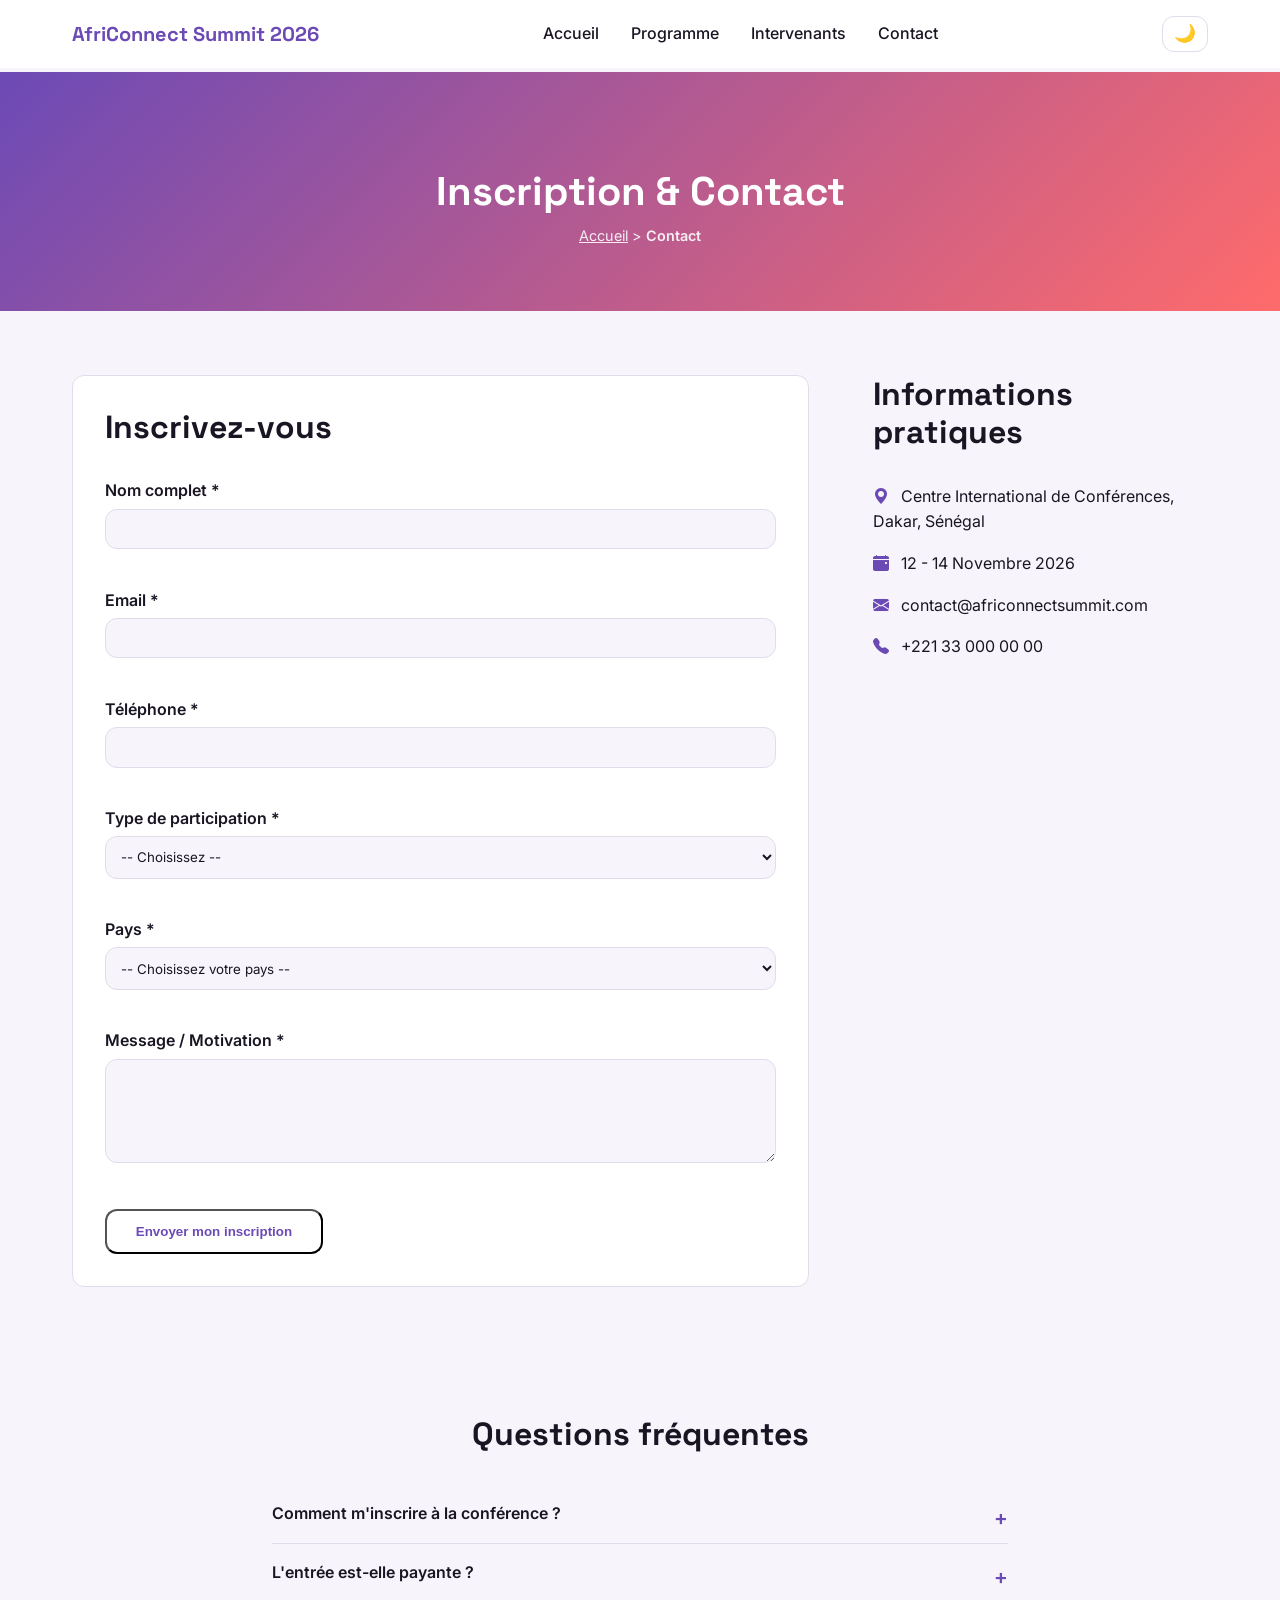
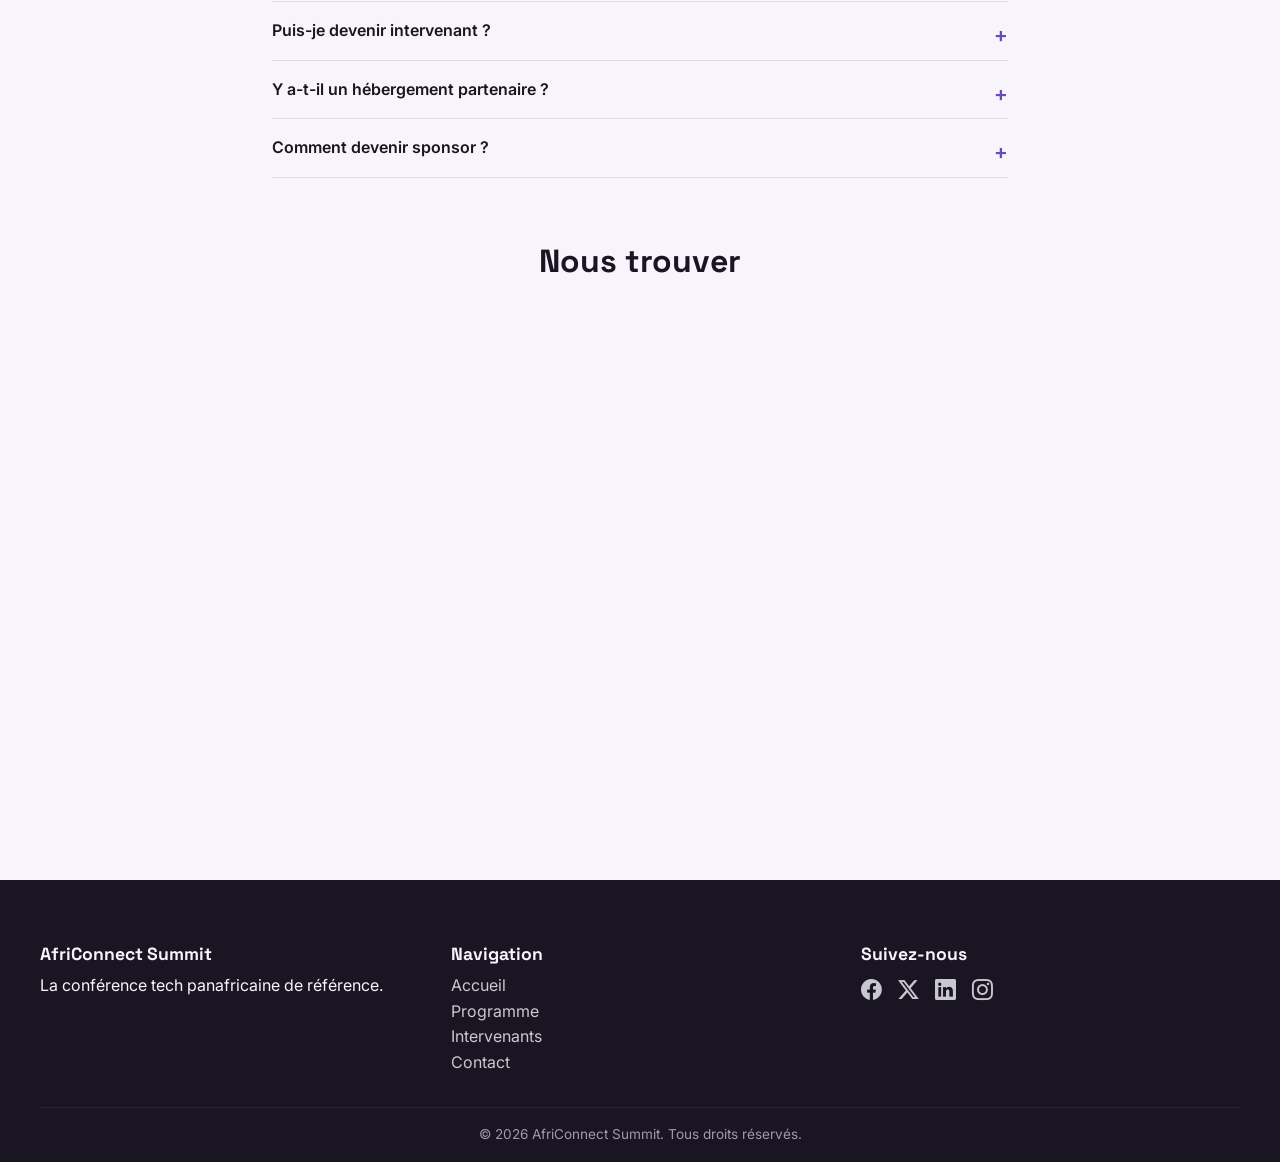
<file: contact.html>
<!DOCTYPE html>
<html lang="fr">
<head>
    <meta charset="UTF-8">
    <meta name="viewport" content="width=device-width, initial-scale=1.0">
    <title>AfriConnect Summit 2026 - Contact</title>
    <link rel="stylesheet" href="https://cdn.jsdelivr.net/npm/bootstrap-icons@1.11.3/font/bootstrap-icons.css">
    <link rel="stylesheet" href="css/style.css">
    <link rel="preconnect" href="https://fonts.googleapis.com">
<link rel="preconnect" href="https://fonts.gstatic.com" crossorigin>
<link href="https://fonts.googleapis.com/css2?family=Space+Grotesk:wght@500;600;700&family=Inter:wght@400;500;600&display=swap" rel="stylesheet">
</head>
<body>

    <!-- NAVBAR -->
    <header>
        <nav>
            <div class="logo">AfriConnect Summit 2026</div>

            <ul class="nav-links">
                <li><a href="index.html">Accueil</a></li>
                <li><a href="programme.html">Programme</a></li>
                <li><a href="intervenants.html">Intervenants</a></li>
                <li><a href="contact.html">Contact</a></li>
            </ul>

            <button class="theme-toggle" aria-label="Changer de thème">🌙</button>

            <button class="hamburger" aria-label="Ouvrir le menu">☰</button>
        </nav>
    </header>

    <main>

        <!-- HERO INTERNE -->
        <section class="page-hero">
            <h1>Inscription & Contact</h1>
            <nav class="breadcrumb" aria-label="Fil d'ariane">
                <a href="index.html">Accueil</a> &gt; <span>Contact</span>
            </nav>
        </section>

        <!-- FORMULAIRE D'INSCRIPTION -->
        <section class="registration" id="registration">
            <div class="registration-flex">

                <!-- Colonne gauche : formulaire -->
                <form id="registrationForm" class="registration-form" novalidate>
                    <h2>Inscrivez-vous</h2>

                    <div class="form-group">
                        <label for="fullname">Nom complet *</label>
                        <input type="text" id="fullname" name="fullname" required>
                        <span class="error-message" id="fullname-error"></span>
                    </div>

                    <div class="form-group">
                        <label for="email">Email *</label>
                        <input type="email" id="email" name="email" required>
                        <span class="error-message" id="email-error"></span>
                    </div>

                    <div class="form-group">
                        <label for="phone">Téléphone *</label>
                        <input type="tel" id="phone" name="phone" required>
                        <span class="error-message" id="phone-error"></span>
                    </div>

                    <div class="form-group">
                        <label for="participation">Type de participation *</label>
                        <select id="participation" name="participation" required>
                            <option value="">-- Choisissez --</option>
                            <option value="visiteur">Visiteur</option>
                            <option value="intervenant">Intervenant</option>
                            <option value="sponsor">Sponsor</option>
                            <option value="presse">Presse</option>
                        </select>
                        <span class="error-message" id="participation-error"></span>
                    </div>

                    <div class="form-group">
                        <label for="country">Pays *</label>
                        <select id="country" name="country" required>
                            <option value="">-- Choisissez votre pays --</option>
                            <option value="senegal">Sénégal</option>
                            <option value="cote-ivoire">Côte d'Ivoire</option>
                            <option value="ghana">Ghana</option>
                            <option value="nigeria">Nigeria</option>
                            <option value="mali">Mali</option>
                            <option value="cameroun">Cameroun</option>
                            <option value="benin">Bénin</option>
                            <option value="togo">Togo</option>
                            <option value="burkina-faso">Burkina Faso</option>
                            <option value="guinee">Guinée</option>
                            <option value="maroc">Maroc</option>
                            <option value="tunisie">Tunisie</option>
                        </select>
                        <span class="error-message" id="country-error"></span>
                    </div>

                    <div class="form-group">
                        <label for="message">Message / Motivation *</label>
                        <textarea id="message" name="message" rows="5" required></textarea>
                        <span class="error-message" id="message-error"></span>
                    </div>

                    <button type="submit" class="btn btn-primary">Envoyer mon inscription</button>

                    <p class="success-message" id="successMessage">Votre inscription a bien été envoyée !</p>
                </form>

                <!-- Colonne droite : informations -->
                <div class="registration-info">
                    <h2>Informations pratiques</h2>
                    <p><i class="bi bi-geo-alt-fill"></i> Centre International de Conférences, Dakar, Sénégal</p>
                    <p><i class="bi bi-calendar-event-fill"></i> 12 - 14 Novembre 2026</p>
                    <p><i class="bi bi-envelope-fill"></i> contact@africonnectsummit.com</p>
                    <p><i class="bi bi-telephone-fill"></i> +221 33 000 00 00</p>
                </div>

            </div>
        </section>

        <!-- FAQ EN ACCORDÉON CSS PUR -->
        <section class="faq" id="faq">
            <h2>Questions fréquentes</h2>

            <div class="accordion">

                <div class="accordion-item">
                    <input type="checkbox" id="faq1" class="accordion-toggle">
                    <label for="faq1" class="accordion-header">Comment m'inscrire à la conférence ?</label>
                    <div class="accordion-content">
                        <p>Remplissez le formulaire d'inscription ci-dessus avec vos informations. Vous recevrez une confirmation par email sous 48h.</p>
                    </div>
                </div>

                <div class="accordion-item">
                    <input type="checkbox" id="faq2" class="accordion-toggle">
                    <label for="faq2" class="accordion-header">L'entrée est-elle payante ?</label>
                    <div class="accordion-content">
                        <p>L'entrée visiteur est gratuite. Certains ateliers premium peuvent nécessiter un billet spécifique, précisé lors de l'inscription.</p>
                    </div>
                </div>

                <div class="accordion-item">
                    <input type="checkbox" id="faq3" class="accordion-toggle">
                    <label for="faq3" class="accordion-header">Puis-je devenir intervenant ?</label>
                    <div class="accordion-content">
                        <p>Oui, sélectionnez "Intervenant" dans le formulaire. Notre équipe étudiera votre profil et vous recontactera.</p>
                    </div>
                </div>

                <div class="accordion-item">
                    <input type="checkbox" id="faq4" class="accordion-toggle">
                    <label for="faq4" class="accordion-header">Y a-t-il un hébergement partenaire ?</label>
                    <div class="accordion-content">
                        <p>Oui, une liste d'hôtels partenaires avec tarifs préférentiels est communiquée après inscription.</p>
                    </div>
                </div>

                <div class="accordion-item">
                    <input type="checkbox" id="faq5" class="accordion-toggle">
                    <label for="faq5" class="accordion-header">Comment devenir sponsor ?</label>
                    <div class="accordion-content">
                        <p>Contactez-nous directement à contact@africonnectsummit.com pour recevoir notre dossier de partenariat.</p>
                    </div>
                </div>

            </div>
        </section>

        <!-- CARTE GOOGLE MAPS -->
        <section class="map" id="map">
            <h2>Nous trouver</h2>
            <iframe
                src="https://www.google.com/maps/embed?pb=..."
                height="400"
                style="border:0;"
                allowfullscreen=""
                loading="lazy"
                title="Localisation AfriConnect Summit 2026 - Dakar, Sénégal">
            </iframe>
        </section>

    </main>

    <!-- FOOTER -->
    <footer>
        <div class="footer-content">
            <div class="footer-col">
                <h3>AfriConnect Summit</h3>
                <p>La conférence tech panafricaine de référence.</p>
            </div>

            <div class="footer-col">
                <h3>Navigation</h3>
                <ul>
                    <li><a href="index.html">Accueil</a></li>
                    <li><a href="programme.html">Programme</a></li>
                    <li><a href="intervenants.html">Intervenants</a></li>
                    <li><a href="contact.html">Contact</a></li>
                </ul>
            </div>

            <div class="footer-col">
                <h3>Suivez-nous</h3>
                <div class="social-icons">
                    <a href="#" aria-label="Facebook"><i class="bi bi-facebook"></i></a>
                    <a href="#" aria-label="Twitter"><i class="bi bi-twitter-x"></i></a>
                    <a href="#" aria-label="LinkedIn"><i class="bi bi-linkedin"></i></a>
                    <a href="#" aria-label="Instagram"><i class="bi bi-instagram"></i></a>
                </div>
            </div>
        </div>

        <p class="copyright">© <span id="current-year"></span> AfriConnect Summit. Tous droits réservés.</p>

        <button class="back-to-top" id="backToTop" aria-label="Retour en haut">↑</button>
    </footer>

    <script src="js/main.js"></script>
</body>
</html>
</file>
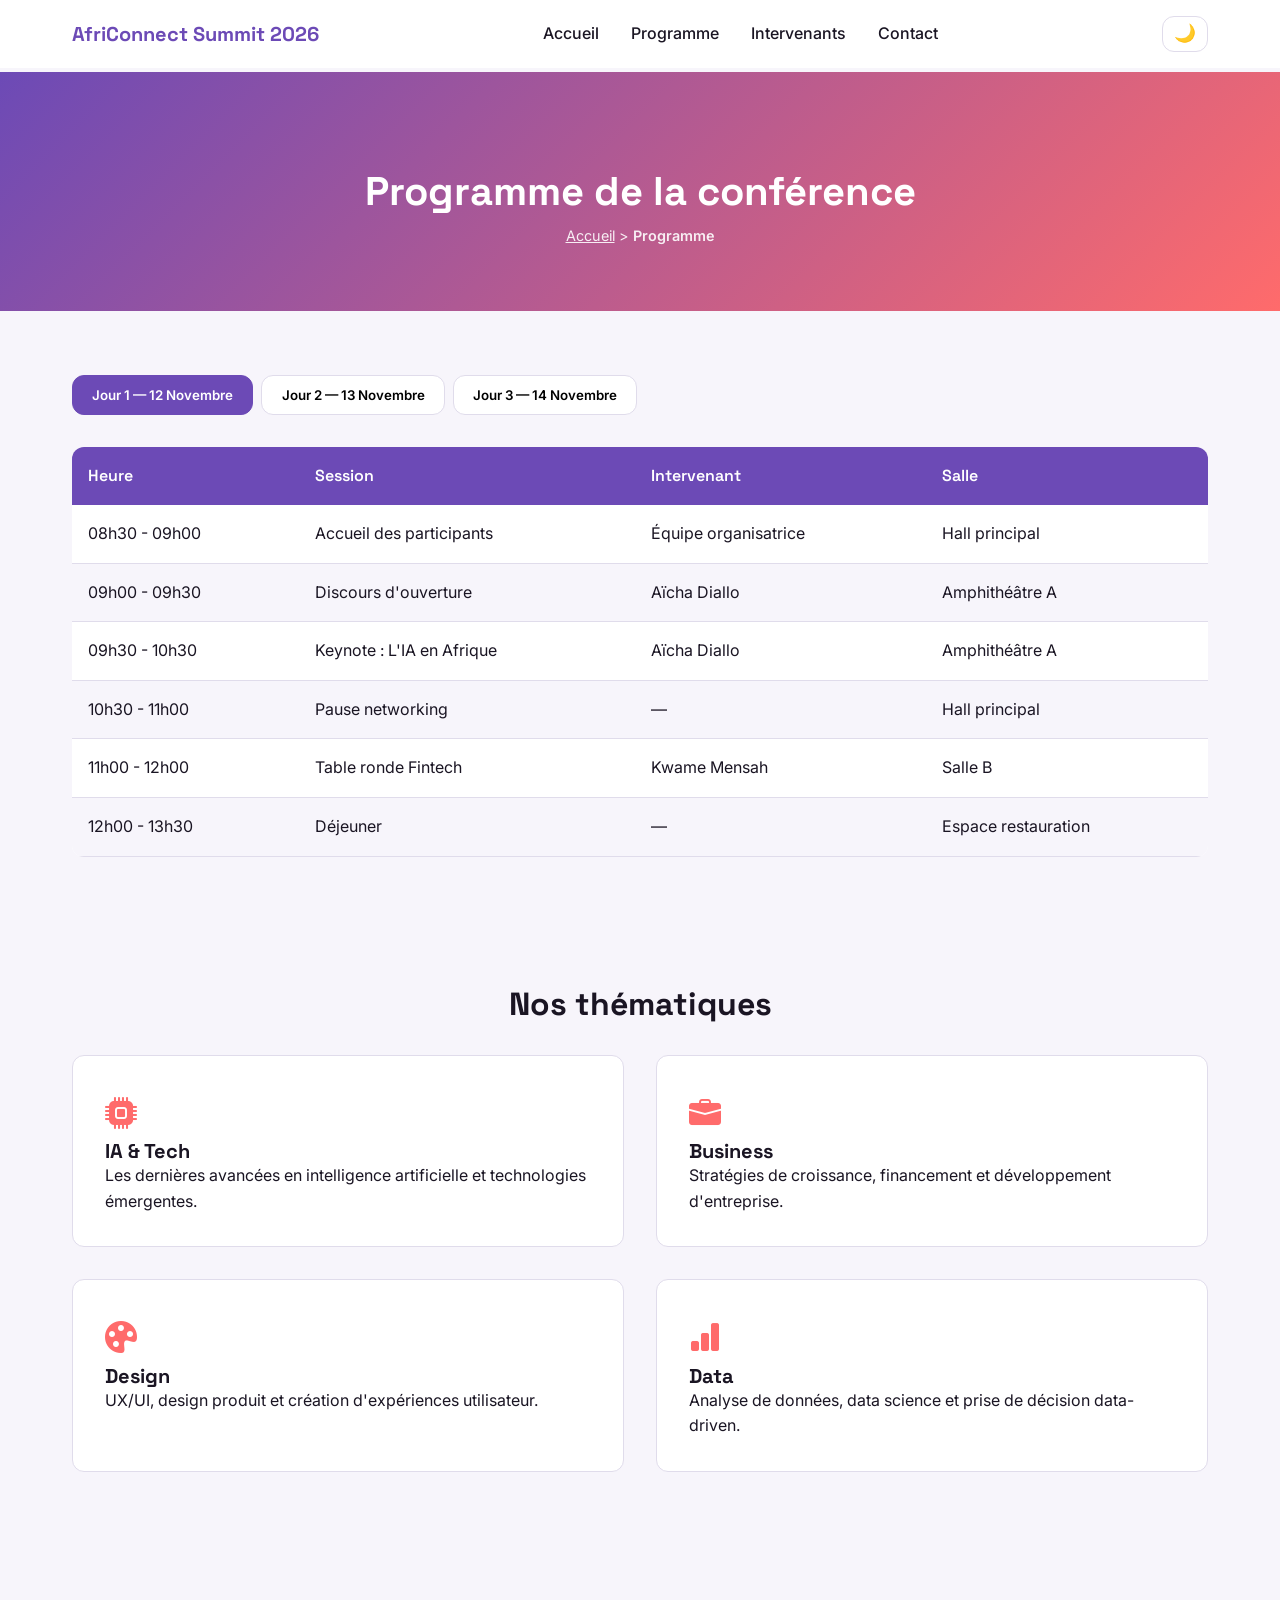
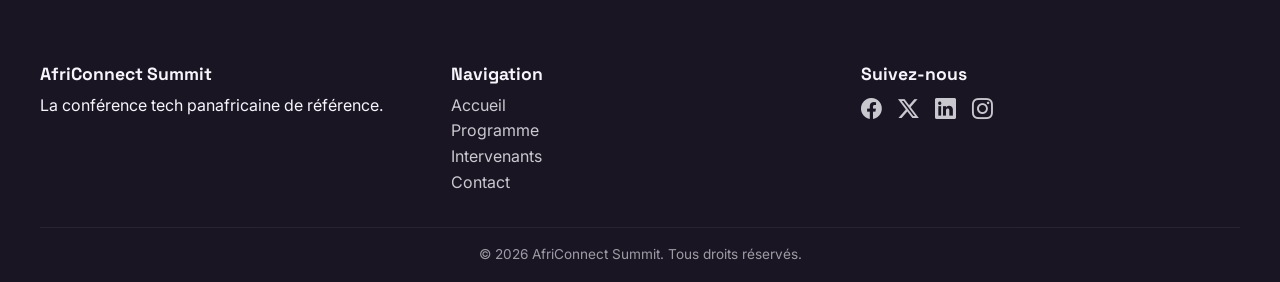
<file: programme.html>
<!DOCTYPE html>
<html lang="fr">
<head>
    <meta charset="UTF-8">
    <meta name="viewport" content="width=device-width, initial-scale=1.0">
    <title>AfriConnect Summit 2026 - Programme</title>
    <link rel="stylesheet" href="https://cdn.jsdelivr.net/npm/bootstrap-icons@1.11.3/font/bootstrap-icons.css">
    <link rel="stylesheet" href="css/style.css">
    <link rel="preconnect" href="https://fonts.googleapis.com">
<link rel="preconnect" href="https://fonts.gstatic.com" crossorigin>
<link href="https://fonts.googleapis.com/css2?family=Space+Grotesk:wght@500;600;700&family=Inter:wght@400;500;600&display=swap" rel="stylesheet">
</head>
<body>

    <!-- NAVBAR (identique à index.html) -->
    <header>
        <nav>
            <div class="logo">AfriConnect Summit 2026</div>

            <ul class="nav-links">
                <li><a href="index.html">Accueil</a></li>
                <li><a href="programme.html">Programme</a></li>
                <li><a href="intervenants.html">Intervenants</a></li>
                <li><a href="contact.html">Contact</a></li>
            </ul>

            <button class="theme-toggle" aria-label="Changer de thème">🌙</button>

            <button class="hamburger" aria-label="Ouvrir le menu">☰</button>
        </nav>
    </header>

    <main>

        <!-- HERO INTERNE -->
        <section class="page-hero">
            <h1>Programme de la conférence</h1>
            <nav class="breadcrumb" aria-label="Fil d'ariane">
                <a href="index.html">Accueil</a> &gt; <span>Programme</span>
            </nav>
        </section>

        <!-- ONGLETS 3 JOURS -->
        <section class="program-tabs" id="program-tabs">
            <h2 class="sr-only">programme par jour</h2>

            <div class="tabs-buttons">
                <button class="tab-btn active" data-day="jour1">Jour 1 — 12 Novembre</button>
                <button class="tab-btn" data-day="jour2">Jour 2 — 13 Novembre</button>
                <button class="tab-btn" data-day="jour3">Jour 3 — 14 Novembre</button>
            </div>

            <!-- CONTENU JOUR 1 -->
            <div class="tab-content active" id="jour1">
                <table>
                    <thead>
                        <tr>
                            <th>Heure</th>
                            <th>Session</th>
                            <th>Intervenant</th>
                            <th>Salle</th>
                        </tr>
                    </thead>
                    <tbody>
                        <tr>
                            <td>08h30 - 09h00</td>
                            <td>Accueil des participants</td>
                            <td>Équipe organisatrice</td>
                            <td>Hall principal</td>
                        </tr>
                        <tr>
                            <td>09h00 - 09h30</td>
                            <td>Discours d'ouverture</td>
                            <td>Aïcha Diallo</td>
                            <td>Amphithéâtre A</td>
                        </tr>
                        <tr>
                            <td>09h30 - 10h30</td>
                            <td>Keynote : L'IA en Afrique</td>
                            <td>Aïcha Diallo</td>
                            <td>Amphithéâtre A</td>
                        </tr>
                        <tr>
                            <td>10h30 - 11h00</td>
                            <td>Pause networking</td>
                            <td>—</td>
                            <td>Hall principal</td>
                        </tr>
                        <tr>
                            <td>11h00 - 12h00</td>
                            <td>Table ronde Fintech</td>
                            <td>Kwame Mensah</td>
                            <td>Salle B</td>
                        </tr>
                        <tr>
                            <td>12h00 - 13h30</td>
                            <td>Déjeuner</td>
                            <td>—</td>
                            <td>Espace restauration</td>
                        </tr>
                    </tbody>
                </table>
            </div>

            <!-- CONTENU JOUR 2 -->
            <div class="tab-content" id="jour2">
                <table>
                    <thead>
                        <tr>
                            <th>Heure</th>
                            <th>Session</th>
                            <th>Intervenant</th>
                            <th>Salle</th>
                        </tr>
                    </thead>
                    <tbody>
                        <tr>
                            <td>09h00 - 10h00</td>
                            <td>Design produit en Afrique</td>
                            <td>Fatou Ndiaye</td>
                            <td>Amphithéâtre A</td>
                        </tr>
                        <tr>
                            <td>10h00 - 11h00</td>
                            <td>Data Science appliquée</td>
                            <td>Jean-Marc Kouassi</td>
                            <td>Salle B</td>
                        </tr>
                        <tr>
                            <td>11h00 - 11h30</td>
                            <td>Pause networking</td>
                            <td>—</td>
                            <td>Hall principal</td>
                        </tr>
                        <tr>
                            <td>11h30 - 12h30</td>
                            <td>Atelier pratique : Prototypage rapide</td>
                            <td>Fatou Ndiaye</td>
                            <td>Salle C</td>
                        </tr>
                        <tr>
                            <td>12h30 - 14h00</td>
                            <td>Déjeuner</td>
                            <td>—</td>
                            <td>Espace restauration</td>
                        </tr>
                        <tr>
                            <td>14h00 - 15h00</td>
                            <td>Pitchs startups</td>
                            <td>Jury AfriConnect</td>
                            <td>Amphithéâtre A</td>
                        </tr>
                    </tbody>
                </table>
            </div>

            <!-- CONTENU JOUR 3 -->
            <div class="tab-content" id="jour3">
                <table>
                    <thead>
                        <tr>
                            <th>Heure</th>
                            <th>Session</th>
                            <th>Intervenant</th>
                            <th>Salle</th>
                        </tr>
                    </thead>
                    <tbody>
                        <tr>
                            <td>09h00 - 10h00</td>
                            <td>Investir en Afrique tech</td>
                            <td>Kwame Mensah</td>
                            <td>Amphithéâtre A</td>
                        </tr>
                        <tr>
                            <td>10h00 - 11h00</td>
                            <td>Panel : Femmes dans la tech</td>
                            <td>Aïcha Diallo, Fatou Ndiaye</td>
                            <td>Salle B</td>
                        </tr>
                        <tr>
                            <td>11h00 - 11h30</td>
                            <td>Pause networking</td>
                            <td>—</td>
                            <td>Hall principal</td>
                        </tr>
                        <tr>
                            <td>11h30 - 12h30</td>
                            <td>Cybersécurité en Afrique</td>
                            <td>Jean-Marc Kouassi</td>
                            <td>Salle C</td>
                        </tr>
                        <tr>
                            <td>12h30 - 14h00</td>
                            <td>Déjeuner de clôture</td>
                            <td>—</td>
                            <td>Espace restauration</td>
                        </tr>
                        <tr>
                            <td>14h00 - 15h00</td>
                            <td>Cérémonie de clôture</td>
                            <td>Équipe organisatrice</td>
                            <td>Amphithéâtre A</td>
                        </tr>
                    </tbody>
                </table>
            </div>

        </section>

        <!-- SECTION THÉMATIQUES -->
        <section class="themes" id="themes">
            <h2>Nos thématiques</h2>

            <div class="themes-grid">
                <div class="theme-card">
                    <i class="bi bi-cpu-fill"></i>
                    <h3>IA & Tech</h3>
                    <p>Les dernières avancées en intelligence artificielle et technologies émergentes.</p>
                </div>

                <div class="theme-card">
                    <i class="bi bi-briefcase-fill"></i>
                    <h3>Business</h3>
                    <p>Stratégies de croissance, financement et développement d'entreprise.</p>
                </div>

                <div class="theme-card">
                    <i class="bi bi-palette-fill"></i>
                    <h3>Design</h3>
                    <p>UX/UI, design produit et création d'expériences utilisateur.</p>
                </div>

                <div class="theme-card">
                    <i class="bi bi-bar-chart-fill"></i>
                    <h3>Data</h3>
                    <p>Analyse de données, data science et prise de décision data-driven.</p>
                </div>
            </div>
        </section>

    </main>

    <!-- FOOTER (identique à index.html) -->
    <footer>
        <div class="footer-content">
            <div class="footer-col">
                <h3>AfriConnect Summit</h3>
                <p>La conférence tech panafricaine de référence.</p>
            </div>

            <div class="footer-col">
                <h3>Navigation</h3>
                <ul>
                    <li><a href="index.html">Accueil</a></li>
                    <li><a href="programme.html">Programme</a></li>
                    <li><a href="intervenants.html">Intervenants</a></li>
                    <li><a href="contact.html">Contact</a></li>
                </ul>
            </div>

            <div class="footer-col">
                <h3>Suivez-nous</h3>
                <div class="social-icons">
                    <a href="#" aria-label="Facebook"><i class="bi bi-facebook"></i></a>
                    <a href="#" aria-label="Twitter"><i class="bi bi-twitter-x"></i></a>
                    <a href="#" aria-label="LinkedIn"><i class="bi bi-linkedin"></i></a>
                    <a href="#" aria-label="Instagram"><i class="bi bi-instagram"></i></a>
                </div>
            </div>
        </div>

        <p class="copyright">© <span id="current-year"></span> AfriConnect Summit. Tous droits réservés.</p>

        <button class="back-to-top" id="backToTop" aria-label="Retour en haut">↑</button>
    </footer>

    <script src="js/main.js"></script>
</body>
</html>
</file>
<file: css/style.css>
/* ============================================
   RESET & BASE
   ============================================ */
* {
    margin: 0;
    padding: 0;
    box-sizing: border-box;
}

html {
    scroll-behavior: smooth;
}

/* ============================================
   VARIABLES CSS (mode clair par défaut)
   ============================================ */
:root {
    /* Couleurs principales */
    --color-primary: #6C4AB6;
    --color-secondary: #FF6B6B;
    --color-bg: #F7F5FB;
    --color-text: #1A1523;

    /* Couleurs dérivées */
    --color-bg-alt: #FFFFFF;
    --color-border: #E0DCEB;

    /* Typographie */
    --font-heading: 'Space Grotesk', sans-serif;
    --font-body: 'Inter', sans-serif;

    /* Espacements */
    --spacing-sm: 0.5rem;
    --spacing-md: 1rem;
    --spacing-lg: 2rem;
    --spacing-xl: 4rem;

    /* Radius */
    --radius: 12px;

    /* Transition commune */
    --transition: 0.3s ease;
}

/* ============================================
   MODE SOMBRE (activé via [data-theme="dark"] sur <html>)
   ============================================ */
[data-theme="dark"] {
    --color-bg: #12101A;
    --color-text: #F0EDF7;
    --color-bg-alt: #1E1A2B;
    --color-border: #332C47;
}

/* ============================================
   TYPOGRAPHIE GÉNÉRALE
   ============================================ */
body {
    font-family: var(--font-body);
    background-color: var(--color-bg);
    color: var(--color-text);
    line-height: 1.6;
    transition: background-color var(--transition), color var(--transition);
}

h1, h2, h3 {
    font-family: var(--font-heading);
    font-weight: 700;
    line-height: 1.2;
}

h1 {
    font-size: 2.5rem;
}

h2 {
    font-size: 2rem;
    margin-bottom: var(--spacing-lg);
}

h3 {
    font-size: 1.25rem;
}

a {
    color: var(--color-primary);
    text-decoration: none;
    transition: color var(--transition);
}

a:hover {
    color: var(--color-secondary);
}
/* ============================================
   NAVBAR
   ============================================ */
header {
    position: fixed;
    top: 0;
    left: 0;
    width: 100%;
    background-color: var(--color-bg-alt);
    z-index: 1000;
    transition: box-shadow var(--transition), background-color var(--transition);
}

header.scrolled {
    box-shadow: 0 2px 12px rgba(0, 0, 0, 0.08);
}

 header nav {
    display: flex;
    align-items: center;
    justify-content: space-between;
    padding: var(--spacing-md) var(--spacing-lg);
    max-width: 1200px;
    margin: 0 auto;
}

.logo {
    font-family: var(--font-heading);
    font-weight: 700;
    font-size: 1.25rem;
    color: var(--color-primary);
}

.nav-links {
    display: flex;
    gap: var(--spacing-lg);
    list-style: none;
}

.nav-links a {
    color: var(--color-text);
    font-weight: 500;
}

.nav-links a:hover {
    color: var(--color-primary);
}

.theme-toggle,
.hamburger {
    background: none;
    border: 1px solid var(--color-border);
    border-radius: var(--radius);
    padding: 0.4rem 0.7rem;
    cursor: pointer;
    font-size: 1.1rem;
    transition: background-color var(--transition);
}

.theme-toggle:hover,
.hamburger:hover {
    background-color: var(--color-border);
}

.hamburger {
    display: none;
}

/* Compense la navbar fixe pour que le contenu ne soit pas caché dessous */
main {
    margin-top: 72px;
    display: block;
}
/* ============================================
   HERO (page d'accueil)
   ============================================ */
.hero {
    min-height: 100vh;
    display: flex;
    align-items: center;
    justify-content: center;
    text-align: center;
    background: linear-gradient(135deg, var(--color-primary), var(--color-secondary));
    padding: var(--spacing-lg);
}

.hero-content {
    max-width: 700px;
    color: #FFFFFF;
}

.hero h1 {
    font-size: 3rem;
    margin-bottom: var(--spacing-md);
}

.hero-subtitle {
    font-size: 1.2rem;
    margin-bottom: var(--spacing-lg);
    opacity: 0.9;
}

.hero-cta {
    display: flex;
    justify-content: center;
    gap: var(--spacing-md);
    margin-bottom: var(--spacing-xl);
}

.btn {
    display: inline-block;
    padding: 0.8rem 1.8rem;
    border-radius: var(--radius);
    font-weight: 600;
    transition: transform var(--transition), box-shadow var(--transition);
}

.btn-primary {
    background-color: #FFFFFF;
    color: var(--color-primary);
}

.btn-secondary {
    background-color: transparent;
    color: #FFFFFF;
    border: 2px solid #FFFFFF;
}

.btn:hover {
    transform: translateY(-3px);
    box-shadow: 0 6px 16px rgba(0, 0, 0, 0.2);
}

/* Compte à rebours */
.countdown {
    display: flex;
    justify-content: center;
    gap: var(--spacing-lg);
}

.countdown-item {
    background-color: rgba(255, 255, 255, 0.15);
    border-radius: var(--radius);
    padding: var(--spacing-md);
    min-width: 80px;
}

.countdown-item span {
    display: block;
    font-family: var(--font-heading);
    font-size: 2rem;
    font-weight: 700;
    color: #FFFFFF;
}

.countdown-item p {
    font-size: 0.85rem;
    color: #FFFFFF;
    opacity: 0.8;
}
/* ============================================
   STATS (chiffres clés)
   ============================================ */
.stats {
    padding: var(--spacing-xl) var(--spacing-lg);
    max-width: 1200px;
    margin: 0 auto;
}

.stats-grid {
    display: grid;
    grid-template-columns: repeat(4, 1fr);
    gap: var(--spacing-lg);
    text-align: center;
}

.stat-item {
    background-color: var(--color-bg-alt);
    border: 1px solid var(--color-border);
    border-radius: var(--radius);
    padding: var(--spacing-lg);
    transition: transform var(--transition);
}

.stat-item:hover {
    transform: translateY(-5px);
}

.stat-number {
    display: block;
    font-family: var(--font-heading);
    font-size: 2.5rem;
    font-weight: 700;
    color: var(--color-primary);
}

.stat-item p {
    color: var(--color-text);
    opacity: 0.7;
    margin-top: var(--spacing-sm);
}
/* ============================================
   POURQUOI PARTICIPER
   ============================================ */
.why-attend {
    padding: var(--spacing-xl) var(--spacing-lg);
    max-width: 1200px;
    margin: 0 auto;
    text-align: center;
}

.why-flex {
    display: flex;
    justify-content: space-between;
    gap: var(--spacing-lg);
    margin-top: var(--spacing-lg);
}

.why-item {
    flex: 1;
    padding: var(--spacing-lg);
}

.why-item i {
    font-size: 2.5rem;
    color: var(--color-secondary);
    margin-bottom: var(--spacing-md);
}

.why-item h3 {
    margin-bottom: var(--spacing-sm);
}

.why-item p {
    opacity: 0.75;
}

/* ============================================
   INTERVENANTS VEDETTES (index.html)
   ============================================ */
.featured-speakers {
    padding: var(--spacing-xl) var(--spacing-lg);
    max-width: 1200px;
    margin: 0 auto;
    text-align: center;
}

.speakers-grid {
    display: grid;
    grid-template-columns: repeat(4, 1fr);
    gap: var(--spacing-lg);
    margin: var(--spacing-lg) 0 var(--spacing-lg);
}

.speaker-card {
    background-color: var(--color-bg-alt);
    border: 1px solid var(--color-border);
    border-radius: var(--radius);
    padding: var(--spacing-md);
    text-align: center;
    transition: transform var(--transition), box-shadow var(--transition);
}

.speaker-card:hover {
    transform: translateY(-5px);
    box-shadow: 0 8px 20px rgba(0, 0, 0, 0.1);
}

.speaker-card img {
    width: 100%;
    aspect-ratio: 1 / 1;
    object-fit: cover;
    border-radius: var(--radius);
    margin-bottom: var(--spacing-sm);
}

.speaker-card h3 {
    margin-bottom: 0.2rem;
}

.speaker-title {
    font-size: 0.9rem;
    opacity: 0.75;
}

.speaker-country {
    font-size: 0.85rem;
    color: var(--color-primary);
    font-weight: 600;
}
/* ============================================
   SPONSORS
   ============================================ */
.sponsors {
    padding: var(--spacing-xl) var(--spacing-lg);
    max-width: 1200px;
    margin: 0 auto;
    text-align: center;
}

.sponsors-flex {
    display: flex;
    justify-content: center;
    align-items: center;
    gap: var(--spacing-lg);
    margin-top: var(--spacing-lg);
    flex-wrap: wrap;
}

.sponsor-level {
    background-color: var(--color-bg-alt);
    border: 1px solid var(--color-border);
    border-radius: var(--radius);
    padding: var(--spacing-lg);
}

.sponsor-or {
    flex: 2;
    min-width: 250px;
    border-color: var(--color-secondary);
    border-width: 2px;
}

.sponsor-argent,
.sponsor-bronze {
    flex: 1;
    min-width: 200px;
}

.sponsor-level h3 {
    color: var(--color-primary);
    margin-bottom: var(--spacing-sm);
}

/* ============================================
   FOOTER
   ============================================ */
footer {
    background-color: var(--color-text);
    color: var(--color-bg);
    padding: var(--spacing-xl) var(--spacing-lg) var(--spacing-md);
    margin-top: var(--spacing-xl);
}

.footer-content {
    display: flex;
    justify-content: space-between;
    gap: var(--spacing-lg);
    max-width: 1200px;
    margin: 0 auto var(--spacing-lg);
    flex-wrap: wrap;
}

.footer-col {
    flex: 1;
    min-width: 200px;
}

.footer-col h3 {
    color: var(--color-bg);
    margin-bottom: var(--spacing-sm);
    font-size: 1.1rem;
}

.footer-col ul {
    list-style: none;
}

.footer-col a {
    color: var(--color-bg);
    opacity: 0.8;
}

.footer-col a:hover {
    opacity: 1;
    color: var(--color-secondary);
}

.social-icons {
    display: flex;
    gap: var(--spacing-md);
}

.social-icons a {
    font-size: 1.3rem;
}

.copyright {
    text-align: center;
    opacity: 0.6;
    font-size: 0.85rem;
    max-width: 1200px;
    margin: 0 auto;
    padding-top: var(--spacing-md);
    border-top: 1px solid rgba(255, 255, 255, 0.1);
}

.back-to-top {
    position: fixed;
    bottom: 2rem;
    right: 2rem;
    width: 45px;
    height: 45px;
    border-radius: 50%;
    background-color: var(--color-primary);
    color: #FFFFFF;
    border: none;
    font-size: 1.2rem;
    cursor: pointer;
    display: none;
    align-items: center;
    justify-content: center;
    transition: background-color var(--transition), transform var(--transition);
    z-index: 999;
}

.back-to-top:hover {
    background-color: var(--color-secondary);
    transform: translateY(-3px);
}

.back-to-top.visible {
    display: flex;
}
/* ============================================
   HERO INTERNE (pages secondaires)
   ============================================ */
.page-hero {
    background: linear-gradient(135deg, var(--color-primary), var(--color-secondary));
    color: #FFFFFF;
    padding: 6rem var(--spacing-lg) var(--spacing-xl);
    text-align: center;
}

.page-hero h1 {
    margin-bottom: var(--spacing-sm);
}

.breadcrumb {
    font-size: 0.9rem;
    opacity: 0.9;
}

.breadcrumb a {
    color: #FFFFFF;
    text-decoration: underline;
}

.breadcrumb span {
    font-weight: 600;
}
/* ============================================
   ONGLETS PROGRAMME
   ============================================ */
.program-tabs {
    padding: var(--spacing-xl) var(--spacing-lg);
    max-width: 1200px;
    margin: 0 auto;
}

.tabs-buttons {
    display: flex;
    gap: var(--spacing-sm);
    margin-bottom: var(--spacing-lg);
    flex-wrap: wrap;
}

.tab-btn {
    background-color: var(--color-bg-alt);
    border: 1px solid var(--color-border);
    border-radius: var(--radius);
    padding: 0.7rem 1.2rem;
    font-family: var(--font-body);
    font-weight: 600;
    cursor: pointer;
    transition: background-color var(--transition), color var(--transition);
}

.tab-btn.active {
    background-color: var(--color-primary);
    color: #FFFFFF;
    border-color: var(--color-primary);
}

.tab-btn:hover {
    background-color: var(--color-primary);
    color: #FFFFFF;
}

/* Cache tous les contenus d'onglet par défaut... */
.tab-content {
    display: none;
}

/* ...sauf celui qui a la classe active */
.tab-content.active {
    display: block;
}

/* Tableaux */
table {
    width: 100%;
    border-collapse: collapse;
    background-color: var(--color-bg-alt);
    border-radius: var(--radius);
    overflow: hidden;
}

thead tr {
    background-color: var(--color-primary);
}

thead th {
    color: #FFFFFF;
    padding: var(--spacing-md);
    text-align: left;
    font-family: var(--font-heading);
    font-weight: 600;
}

tbody tr {
    border-bottom: 1px solid var(--color-border);
}

tbody tr:nth-child(even) {
    background-color: var(--color-bg);
}

tbody td {
    padding: var(--spacing-md);
}

/* ============================================
   THÉMATIQUES (programme.html)
   ============================================ */
.themes {
    padding: var(--spacing-xl) var(--spacing-lg);
    max-width: 1200px;
    margin: 0 auto;
    text-align: center;
}

.themes-grid {
    display: grid;
    grid-template-columns: repeat(2, 1fr);
    gap: var(--spacing-lg);
    margin-top: var(--spacing-lg);
}

.theme-card {
    background-color: var(--color-bg-alt);
    border: 1px solid var(--color-border);
    border-radius: var(--radius);
    padding: var(--spacing-lg);
    text-align: left;
    transition: transform var(--transition);
}

.theme-card:hover {
    transform: translateY(-5px);
}

.theme-card i {
    font-size: 2rem;
    color: var(--color-secondary);
    margin-bottom: var(--spacing-sm);
}
/* ============================================
   FILTRES INTERVENANTS
   ============================================ */
.filters {
    display: flex;
    justify-content: center;
    gap: var(--spacing-sm);
    padding: var(--spacing-lg);
    flex-wrap: wrap;
}

.filter-btn {
    background-color: var(--color-bg-alt);
    border: 1px solid var(--color-border);
    border-radius: var(--radius);
    padding: 0.6rem 1.2rem;
    font-family: var(--font-body);
    font-weight: 600;
    cursor: pointer;
    transition: background-color var(--transition), color var(--transition);
}

.filter-btn.active,
.filter-btn:hover {
    background-color: var(--color-primary);
    color: #FFFFFF;
    border-color: var(--color-primary);
}

/* ============================================
   GRILLE INTERVENANTS COMPLÈTE
   ============================================ */
.speakers-full {
    padding: 0 var(--spacing-lg) var(--spacing-xl);
    max-width: 1200px;
    margin: 0 auto;
}

.speakers-full-grid {
    display: grid;
    grid-template-columns: repeat(3, 1fr);
    gap: var(--spacing-lg);
}

/* Réutilise les styles .speaker-card déjà définis pour index.html */
/* ============================================
   RESPONSIVE - TABLETTE (jusqu'à 1024px)
   ============================================ */
@media (max-width: 1024px) {

    .stats-grid,
    .speakers-grid,
    .speakers-full-grid {
        grid-template-columns: repeat(2, 1fr);
    }

    .why-flex {
        flex-direction: column;
    }

}

/* ============================================
   RESPONSIVE - MOBILE (jusqu'à 768px)
   ============================================ */
@media (max-width: 768px) {

    .nav-links {
        display: none;
    }

    .hamburger {
        display: block;
    }

    .hero h1 {
        font-size: 2rem;
    }

    .countdown {
        flex-wrap: wrap;
    }

    .stats-grid,
    .speakers-grid,
    .speakers-full-grid,
    .themes-grid {
        grid-template-columns: 1fr;
    }

    .registration-flex {
        flex-direction: column;
    }

    .footer-content {
        flex-direction: column;
        text-align: center;
    }

    .social-icons {
        justify-content: center;
    }

}
/* ============================================
   FORMULAIRE D'INSCRIPTION
   ============================================ */
.registration {
    padding: var(--spacing-xl) var(--spacing-lg);
    max-width: 1200px;
    margin: 0 auto;
}

.registration-flex {
    display: flex;
    gap: var(--spacing-xl);
}

.registration-form {
    flex: 2;
    background-color: var(--color-bg-alt);
    border: 1px solid var(--color-border);
    border-radius: var(--radius);
    padding: var(--spacing-lg);
}

.registration-info {
    flex: 1;
}

.registration-info p {
    margin-bottom: var(--spacing-md);
}

.registration-info i {
    color: var(--color-primary);
    margin-right: var(--spacing-sm);
}

.form-group {
    margin-bottom: var(--spacing-md);
}

.form-group label {
    display: block;
    font-weight: 600;
    margin-bottom: 0.3rem;
}

.form-group input,
.form-group select,
.form-group textarea {
    width: 100%;
    padding: 0.7rem;
    border: 1px solid var(--color-border);
    border-radius: var(--radius);
    font-family: var(--font-body);
    background-color: var(--color-bg);
    color: var(--color-text);
    transition: border-color var(--transition);
}

.form-group input:focus,
.form-group select:focus,
.form-group textarea:focus {
    outline: none;
    border-color: var(--color-primary);
}

.error-message {
    display: block;
    color: var(--color-secondary);
    font-size: 0.85rem;
    margin-top: 0.3rem;
    min-height: 1.1rem;
}

.success-message {
    display: none;
    background-color: #4CAF50;
    color: #FFFFFF;
    padding: var(--spacing-md);
    border-radius: var(--radius);
    margin-top: var(--spacing-md);
    text-align: center;
}

.success-message.visible {
    display: block;
}

/* ============================================
   FAQ ACCORDÉON (CSS pur, sans JS)
   ============================================ */
.faq {
    padding: var(--spacing-xl) var(--spacing-lg);
    max-width: 800px;
    margin: 0 auto;
    text-align: center;
}

.accordion {
    margin-top: var(--spacing-lg);
    text-align: left;
}

.accordion-item {
    border-bottom: 1px solid var(--color-border);
}

/* On cache la case à cocher : elle sert juste d'interrupteur logique */
.accordion-toggle {
    display: none;
}

.accordion-header {
    display: block;
    padding: var(--spacing-md) 0;
    font-weight: 600;
    cursor: pointer;
    position: relative;
    padding-right: 2rem;
}

/* Petite flèche générée en CSS pur, sans image ni JS */
.accordion-header::after {
    content: "+";
    position: absolute;
    right: 0;
    top: var(--spacing-md);
    font-size: 1.3rem;
    color: var(--color-primary);
    transition: transform var(--transition);
}

/* Quand la case cachée est cochée, on tourne le "+" en "×" */
.accordion-toggle:checked ~ .accordion-header::after {
    transform: rotate(45deg);
}

.accordion-content {
    max-height: 0;
    overflow: hidden;
    transition: max-height var(--transition);
}

/* Quand la case cachée est cochée, on déplie le contenu */
.accordion-toggle:checked ~ .accordion-content {
    max-height: 200px;
}

.accordion-content p {
    padding-bottom: var(--spacing-md);
    opacity: 0.8;
}

/* ============================================
   CARTE GOOGLE MAPS
   ============================================ */
.map {
    padding: 0 var(--spacing-lg) var(--spacing-xl);
    max-width: 1200px;
    margin: 0 auto;
    text-align: center;
}

.map iframe {
    width: 100%;
    border-radius: var(--radius);
    margin-top: var(--spacing-lg);
}
/* ============================================
   ANIMATIONS AU SCROLL
   ============================================ */
.fade-in-hidden {
    opacity: 0;
    transform: translateY(30px);
    transition: opacity 0.6s ease, transform 0.6s ease;
}

.fade-in-visible {
    opacity: 1;
    transform: translateY(0);
}
/* ============================================
   MENU HAMBURGER MOBILE (à l'intérieur de la media query 768px)
   ============================================ */
@media (max-width: 768px) {

    .nav-links.mobile-open {
        display: flex;
        flex-direction: column;
        position: absolute;
        top: 100%;
        left: 0;
        width: 100%;
        background-color: var(--color-bg-alt);
        padding: var(--spacing-md);
        gap: var(--spacing-md);
        border-top: 1px solid var(--color-border);
    }

}
/* ============================================
   ACCESSIBILITÉ - Texte visible uniquement par les lecteurs d'écran
   ============================================ */
.sr-only {
    position: absolute;
    width: 1px;
    height: 1px;
    padding: 0;
    margin: -1px;
    overflow: hidden;
    clip: rect(0, 0, 0, 0);
    white-space: nowrap;
    border: 0;
}
</file>
